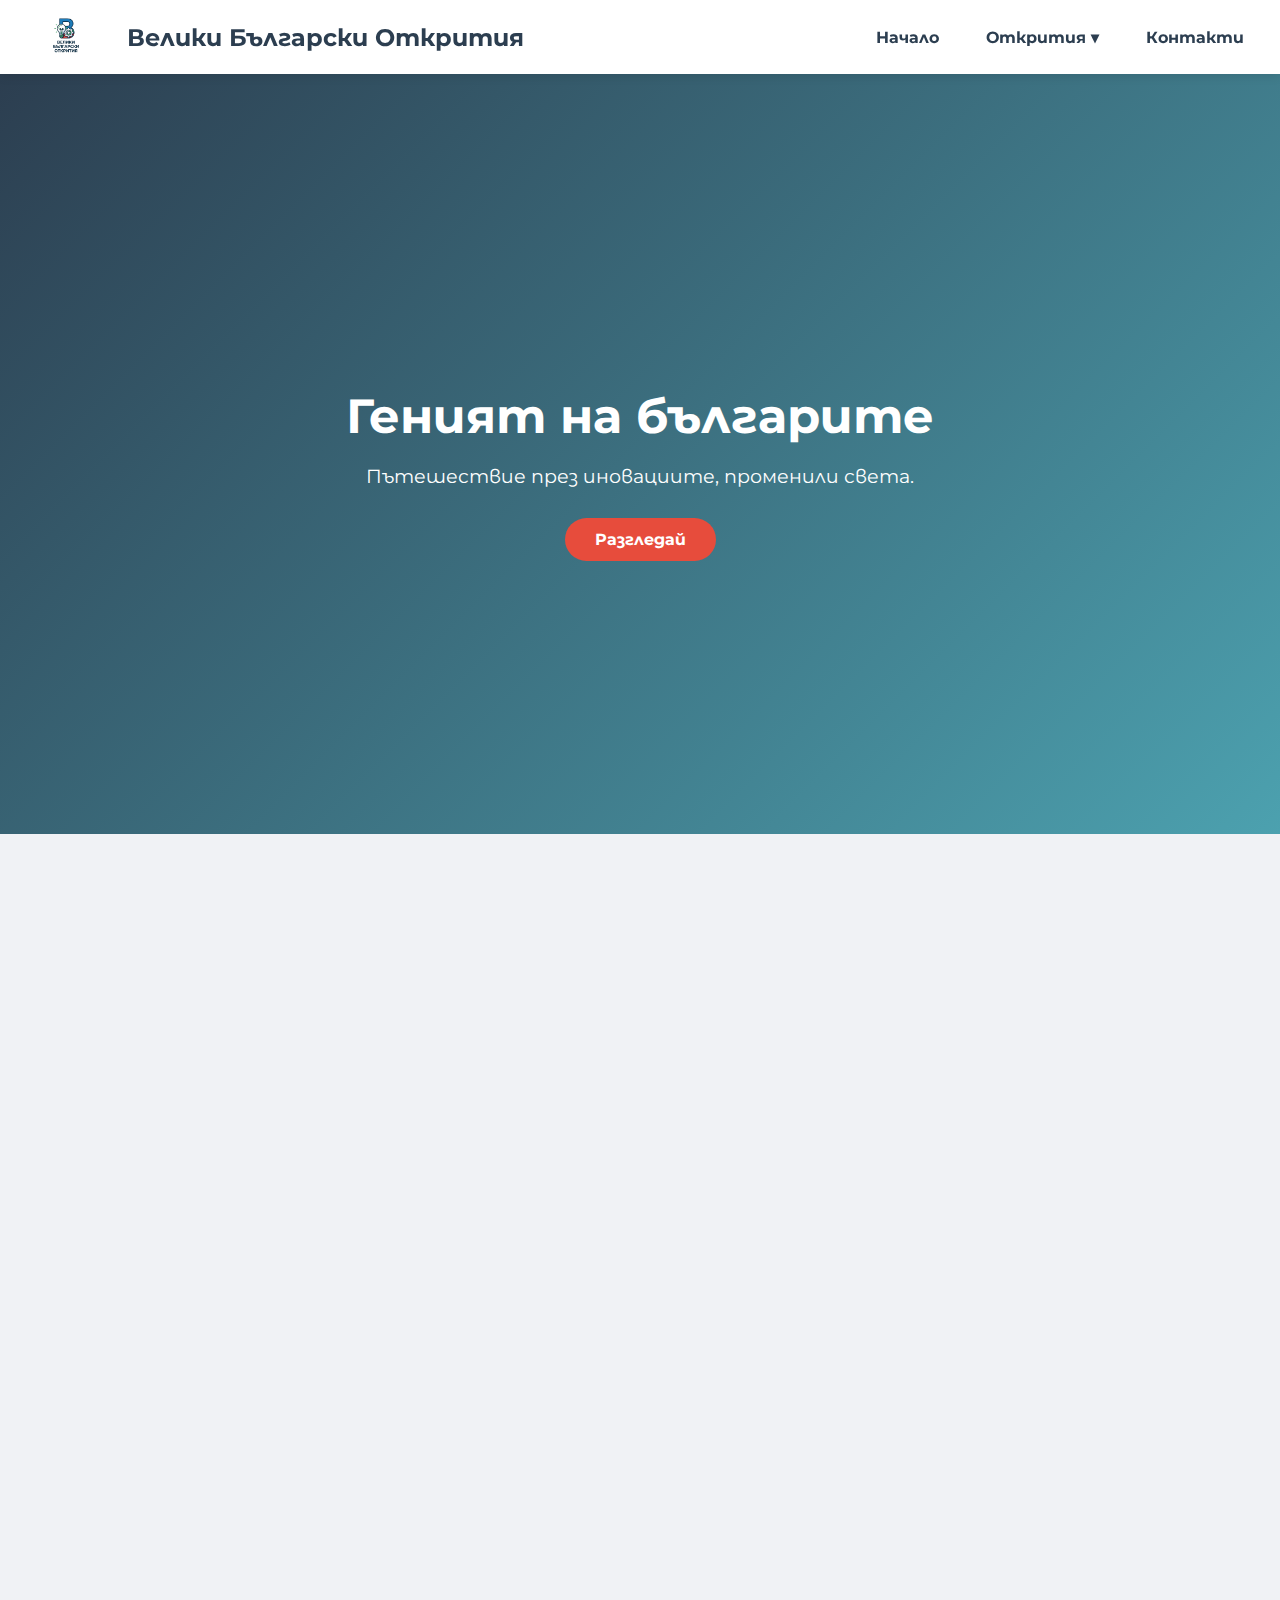
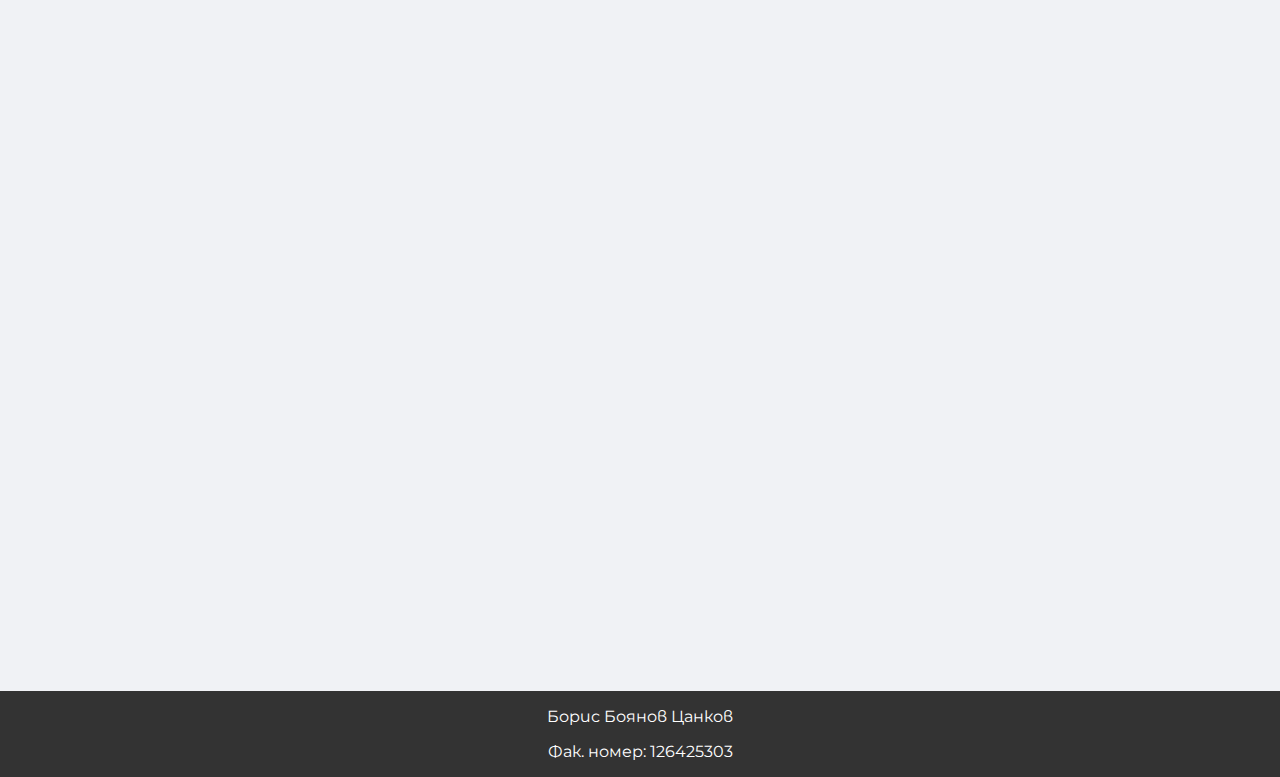
<file: uni_peoject/index.html>
<!DOCTYPE html>
<html lang="bg">
<head>
    <meta charset="UTF-8">
    <meta name="viewport" content="width=device-width, initial-scale=1.0">
    <title>Български открития - Начало</title>
    <link rel="stylesheet" href="style.css">
    <link href="https://fonts.googleapis.com/css2?family=Montserrat:wght@400;700&display=swap" rel="stylesheet">
    <link rel="shortcut icon" href="images/favicon.ico" type="image/x-icon">
</head>
<body>

<header>
    <div class="header-content">
        <a href="index.html" class="logo-link">
            <img src="logos/image-removebg-preview-removebg-preview.png" alt="Лого" class="logo">
        </a>
        <h1 class="desktop-title">Велики Български Открития</h1>
    </div>

    <div class="menu-toggle" id="mobile-menu">
        <span class="bar"></span>
        <span class="bar"></span>
        <span class="bar"></span>
    </div>

    <nav>
        <ul class="nav-list">
            <li><a href="index.html">Начало</a></li>
            <li class="dropdown">
                <a href="javascript:void(0)" class="dropbtn">Открития ▾</a>
                <div class="dropdown-content">
                    <a href="computer.html">Компютърът</a>
                    <a href="yogurt.html">Кисело мляко</a>
                    <a href="airbag.html">Въздушна възглавница</a>
                    <a href="discoveries.html">Виж Таблица</a>
                </div>
            </li>
            <li><a href="contacts.html">Контакти</a></li>
        </ul>
    </nav>
</header>

    <main>
        <section class="hero">
            <div class="hero-text">
                <h2>Геният на българите</h2>
                <p>Пътешествие през иновациите, променили света.</p>
                <a href="computer.html" class="btn hero-btn">Разгледай</a>
            </div>
        </section>

        <section class="scroll-container">
            
            <div class="discovery-card hidden">
                <div class="card-content">
                    <h3>Компютърът</h3>
                    <h4>Джон Атанасов</h4>
                    <p>Първият цифров електронен компютър е създаден от българина Джон Атанасов...</p>
                    <a href="computer.html" class="read-more-btn">Научи повече &rarr;</a>
                </div>
                <div class="card-img">
                    <img src="images/1538635115ORIGINAL-john_atanasoff-2-960x640.jpg" alt="Компютър">
                </div>
            </div>

            <div class="discovery-card hidden reverse">
                <div class="card-content">
                    <h3>Българската роза</h3>
                    <h4>Lactobacillus Bulgaricus</h4>
                    <p>Д-р Стамен Григоров открива бактерията, отговорна за ферментацията на киселото мляко...</p>
                    <a href="yogurt.html" class="read-more-btn">Научи повече &rarr;</a>
                </div>
                <div class="card-img">
                    <img src="images/kiselo-mlIako.jpg" alt="Кисело мляко">
                </div>
            </div>

            <div class="discovery-card hidden">
                <div class="card-content">
                    <h3>Въздушната възглавница</h3>
                    <h4>Асен Йорданов</h4>
                    <p>Авиаторът Асен Йорданов допринася значително за безопасността на полетите...</p>
                    <a href="airbag.html" class="read-more-btn">Научи повече &rarr;</a>
                </div>
                <div class="card-img">
                    <img src="images/Asen_Jordanov.png" alt="Авиация">
                </div>
            </div>

        </section>
    </main>

    <footer>
        <p>Борис Боянов Цанков</p>
        <p>Фак. номер: 126425303</p>
    </footer>

    <script src="script.js"></script>
</body>
</html>
</file>
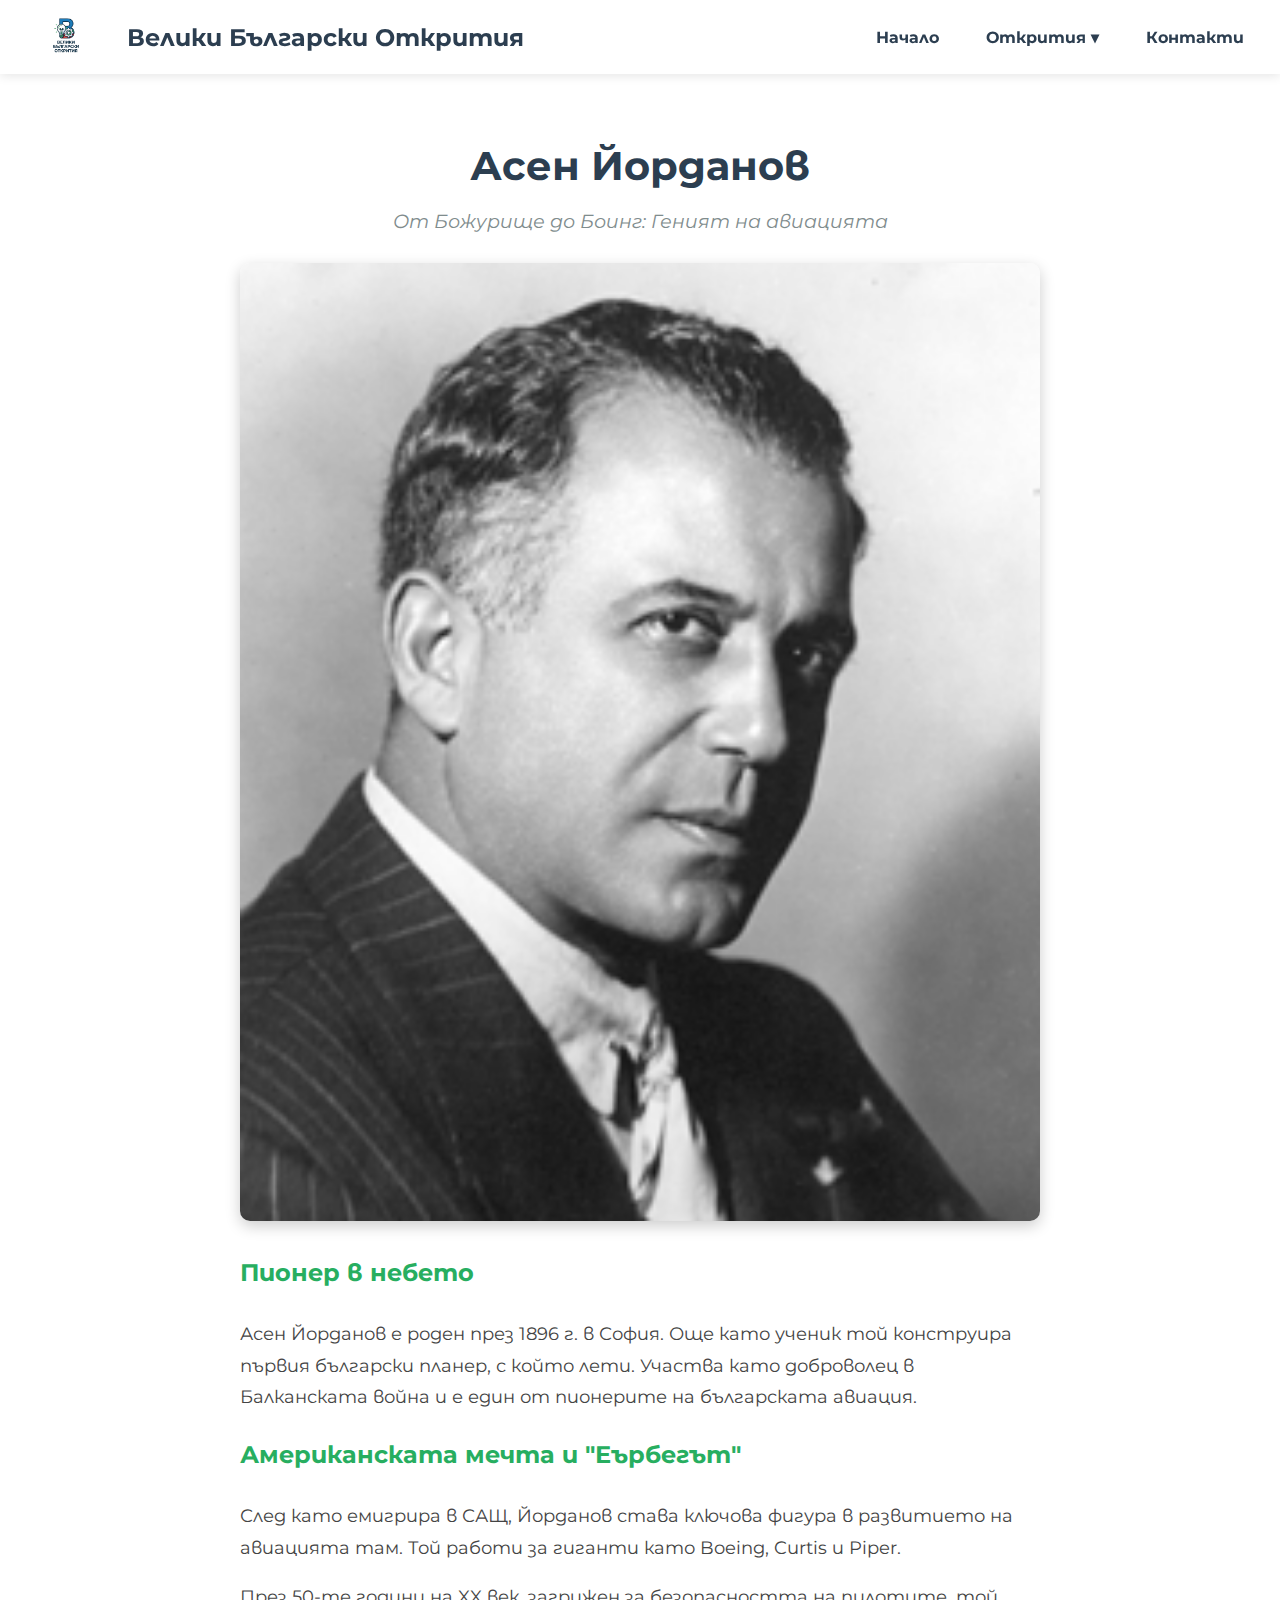
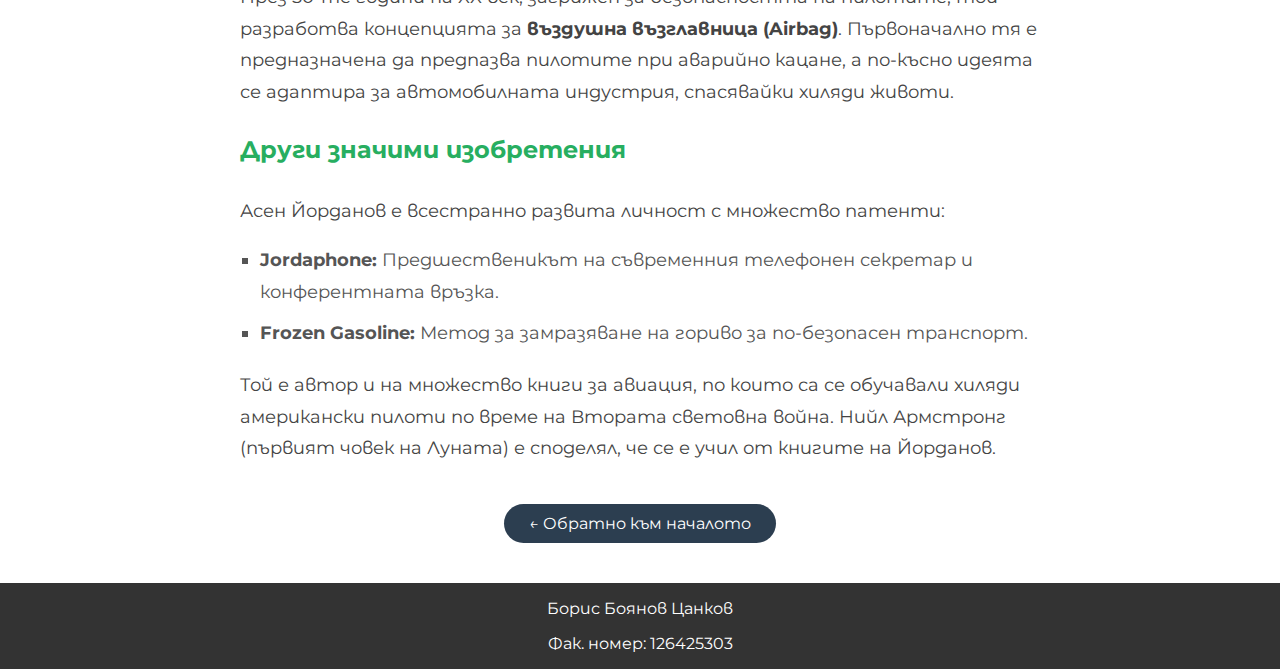
<file: uni_peoject/airbag.html>
<!DOCTYPE html>
<html lang="bg">
<head>
    <meta charset="UTF-8">
    <meta name="viewport" content="width=device-width, initial-scale=1.0">
    <title>Въздушната възглавница - Асен Йорданов</title>
    <link rel="stylesheet" href="style.css">
    <link href="https://fonts.googleapis.com/css2?family=Montserrat:wght@400;700&display=swap" rel="stylesheet">
    <link rel="shortcut icon" href="images/favicon.ico" type="image/x-icon">
</head>
<body>
<header>
        <div class="header-content">
            <a href="index.html" class="logo-link">
                <img src="logos/image-removebg-preview-removebg-preview.png" alt="Лого" class="logo">
            </a>
            <h1 class="desktop-title">Велики Български Открития</h1>
        </div>

        <div class="menu-toggle" id="mobile-menu">
            <span class="bar"></span>
            <span class="bar"></span>
            <span class="bar"></span>
        </div>

        <nav>
            <ul class="nav-list">
                <li><a href="index.html">Начало</a></li>
                <li class="dropdown">
                    <a href="javascript:void(0)" class="dropbtn">Открития ▾</a>
                    <div class="dropdown-content">
                        <a href="computer.html">Компютърът</a>
                        <a href="yogurt.html">Кисело мляко</a>
                        <a href="airbag.html">Въздушна възглавница</a>
                        <a href="discoveries.html">Виж Таблица</a>
                    </div>
                </li>
                <li><a href="contacts.html">Контакти</a></li>
            </ul>
        </nav>
    </header>

    <main class="detail-page">
        <div class="detail-container">
            <h1>Асен Йорданов</h1>
            <p class="subtitle">От Божурище до Боинг: Геният на авиацията</p>
            
            <div class="detail-image-wrapper">
                <img src="images/Asen_Jordanov.png" alt="Асен Йорданов">
            </div>

            <article class="detail-text">
                <h3>Пионер в небето</h3>
                <p>Асен Йорданов е роден през 1896 г. в София. Още като ученик той конструира първия български планер, с който лети. Участва като доброволец в Балканската война и е един от пионерите на българската авиация.</p>
                
                <h3>Американската мечта и "Еърбегът"</h3>
                <p>След като емигрира в САЩ, Йорданов става ключова фигура в развитието на авиацията там. Той работи за гиганти като Boeing, Curtis и Piper. </p>
                <p>През 50-те години на XX век, загрижен за безопасността на пилотите, той разработва концепцията за <strong>въздушна възглавница (Airbag)</strong>. Първоначално тя е предназначена да предпазва пилотите при аварийно кацане, а по-късно идеята се адаптира за автомобилната индустрия, спасявайки хиляди животи.</p>

                <h3>Други значими изобретения</h3>
                <p>Асен Йорданов е всестранно развита личност с множество патенти:</p>
                <ul>
                    <li><strong>Jordaphone:</strong> Предшественикът на съвременния телефонен секретар и конферентната връзка.</li>
                    <li><strong>Frozen Gasoline:</strong> Метод за замразяване на гориво за по-безопасен транспорт.</li>
                </ul>
                <p>Той е автор и на множество книги за авиация, по които са се обучавали хиляди американски пилоти по време на Втората световна война. Нийл Армстронг (първият човек на Луната) е споделял, че се е учил от книгите на Йорданов.</p>
            </article>

            <a href="index.html" class="btn back-btn">&larr; Обратно към началото</a>
        </div>
    </main>

    <footer>
        <p>Борис Боянов Цанков</p>
        <p>Фак. номер: 126425303</p>
    </footer>

    <script src="script.js"></script>
</body>
</html>
</file>
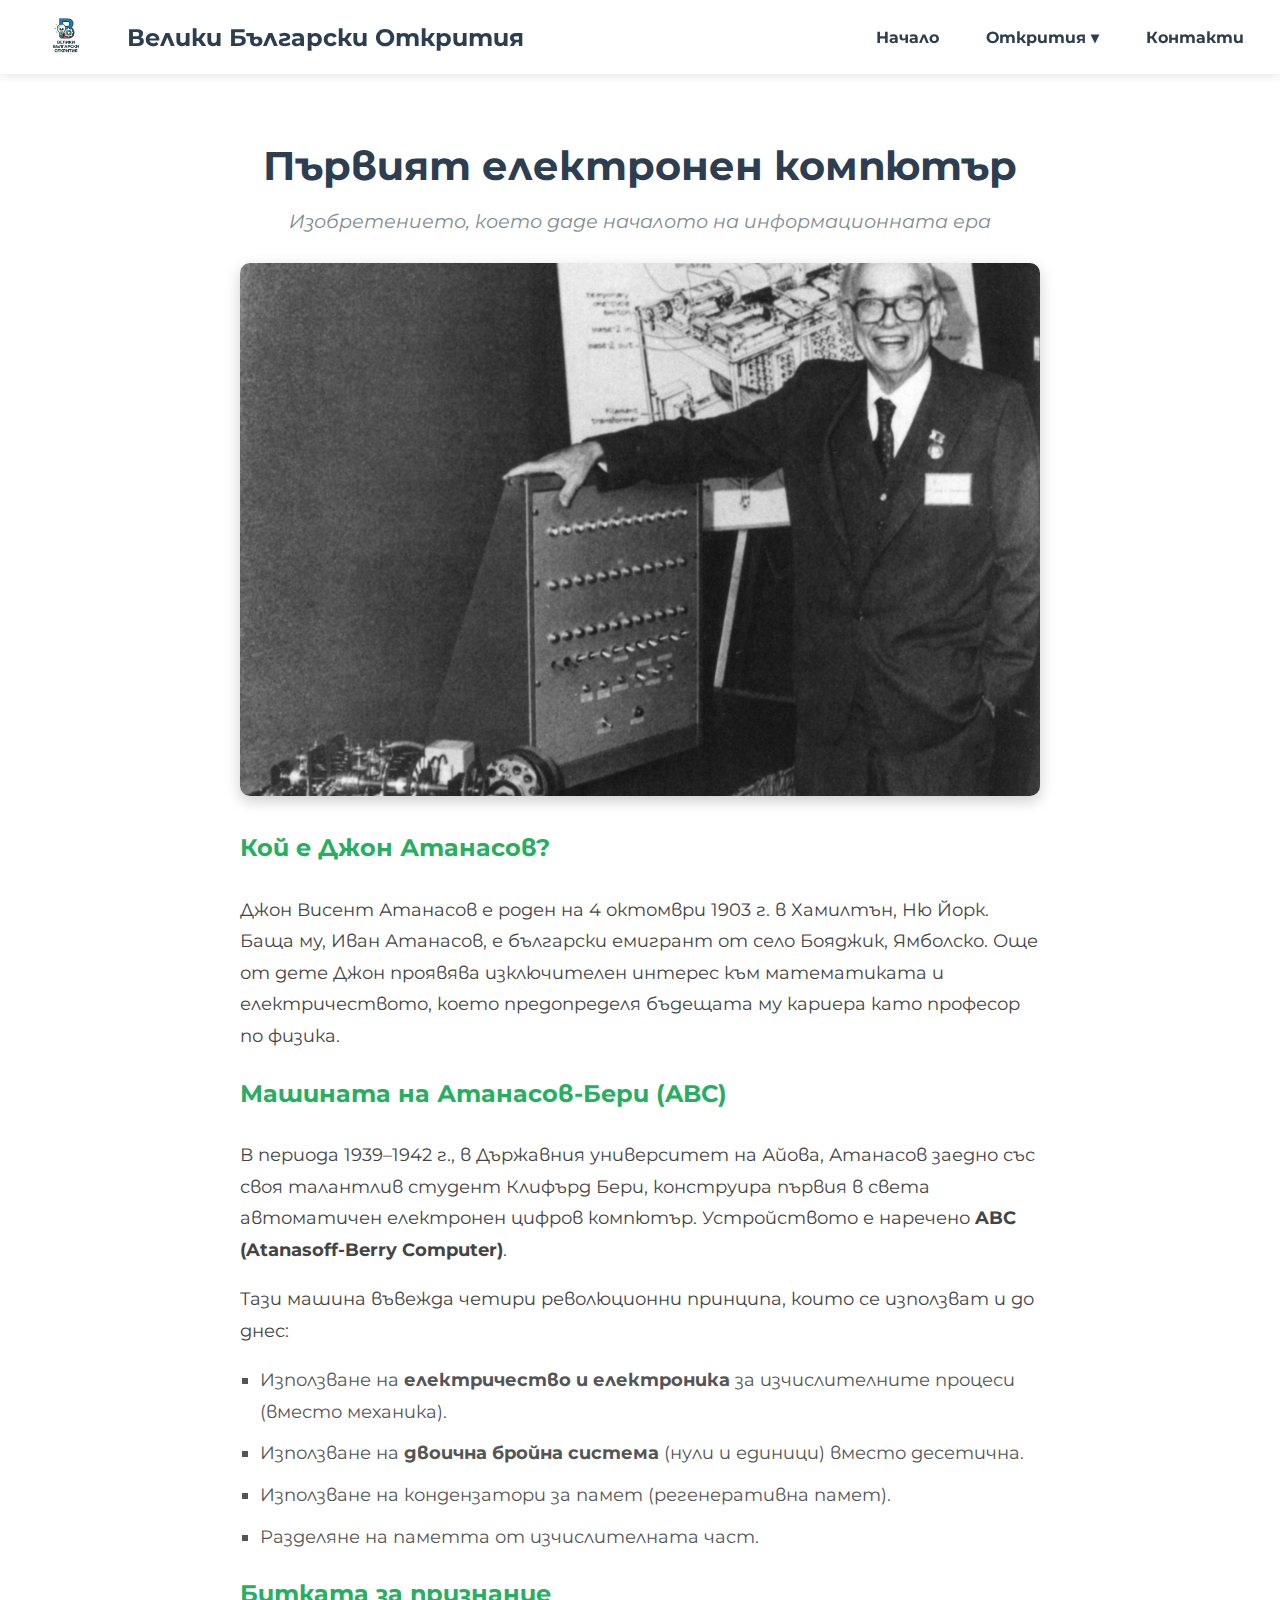
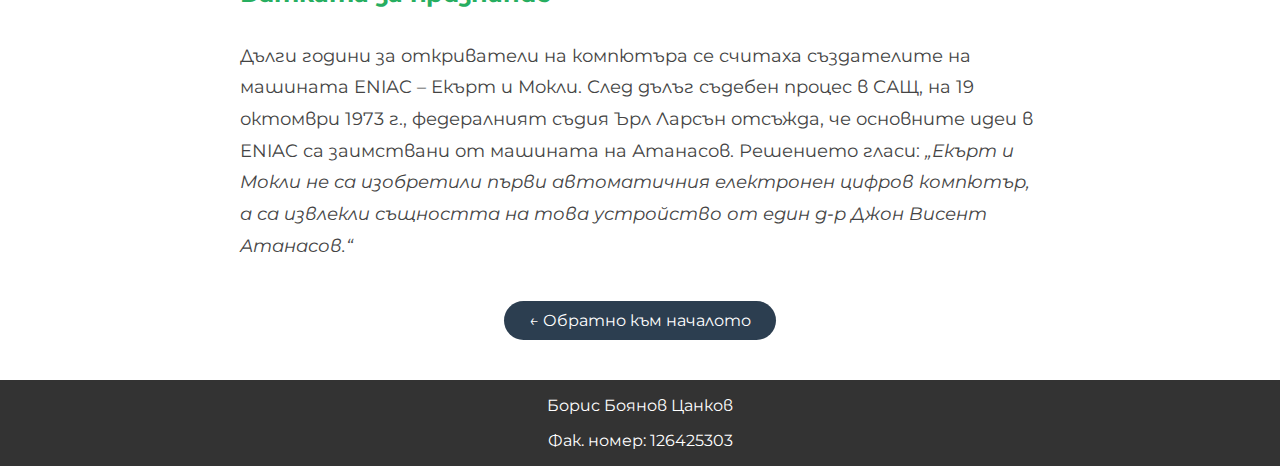
<file: uni_peoject/computer.html>
<!DOCTYPE html>
<html lang="bg">
<head>
    <meta charset="UTF-8">
    <meta name="viewport" content="width=device-width, initial-scale=1.0">
    <title>Компютърът - Джон Атанасов</title>
    <link rel="stylesheet" href="style.css">
    <link href="https://fonts.googleapis.com/css2?family=Montserrat:wght@400;700&display=swap" rel="stylesheet">
    <link rel="shortcut icon" href="images/favicon.ico" type="image/x-icon">
</head>
<body>
<header>
        <div class="header-content">
            <a href="index.html" class="logo-link">
                <img src="logos/image-removebg-preview-removebg-preview.png" alt="Лого" class="logo">
            </a>
            <h1 class="desktop-title">Велики Български Открития</h1>
        </div>

        <div class="menu-toggle" id="mobile-menu">
            <span class="bar"></span>
            <span class="bar"></span>
            <span class="bar"></span>
        </div>

        <nav>
            <ul class="nav-list">
                <li><a href="index.html">Начало</a></li>
                <li class="dropdown">
                    <a href="javascript:void(0)" class="dropbtn">Открития ▾</a>
                    <div class="dropdown-content">
                        <a href="computer.html">Компютърът</a>
                        <a href="yogurt.html">Кисело мляко</a>
                        <a href="airbag.html">Въздушна възглавница</a>
                        <a href="discoveries.html">Виж Таблица</a>
                    </div>
                </li>
                <li><a href="contacts.html">Контакти</a></li>
            </ul>
        </nav>
    </header>

    <main class="detail-page">
        <div class="detail-container">
            <h1>Първият електронен компютър</h1>
            <p class="subtitle">Изобретението, което даде началото на информационната ера</p>
            
            <div class="detail-image-wrapper">
                <img src="images/1538635115ORIGINAL-john_atanasoff-2-960x640.jpg" alt="Джон Атанасов и компютърът ABC">
            </div>

            <article class="detail-text">
                <h3>Кой е Джон Атанасов?</h3>
                <p>Джон Висент Атанасов е роден на 4 октомври 1903 г. в Хамилтън, Ню Йорк. Баща му, Иван Атанасов, е български емигрант от село Бояджик, Ямболско. Още от дете Джон проявява изключителен интерес към математиката и електричеството, което предопределя бъдещата му кариера като професор по физика.</p>
                
                <h3>Машината на Атанасов-Бери (ABC)</h3>
                <p>В периода 1939–1942 г., в Държавния университет на Айова, Атанасов заедно със своя талантлив студент Клифърд Бери, конструира първия в света автоматичен електронен цифров компютър. Устройството е наречено <strong>ABC (Atanasoff-Berry Computer)</strong>.</p>
                
                <p>Тази машина въвежда четири революционни принципа, които се използват и до днес:</p>
                <ul>
                    <li>Използване на <strong>електричество и електроника</strong> за изчислителните процеси (вместо механика).</li>
                    <li>Използване на <strong>двоична бройна система</strong> (нули и единици) вместо десетична.</li>
                    <li>Използване на кондензатори за памет (регенеративна памет).</li>
                    <li>Разделяне на паметта от изчислителната част.</li>
                </ul>

                <h3>Битката за признание</h3>
                <p>Дълги години за откриватели на компютъра се считаха създателите на машината ENIAC – Екърт и Мокли. След дълъг съдебен процес в САЩ, на 19 октомври 1973 г., федералният съдия Ърл Ларсън отсъжда, че основните идеи в ENIAC са заимствани от машината на Атанасов. Решението гласи: <em>„Екърт и Мокли не са изобретили първи автоматичния електронен цифров компютър, а са извлекли същността на това устройство от един д-р Джон Висент Атанасов.“</em></p>
            </article>

            <a href="index.html" class="btn back-btn">&larr; Обратно към началото</a>
        </div>
    </main>

    <footer>
        <p>Борис Боянов Цанков</p>
        <p>Фак. номер: 126425303</p>
    </footer>
    <script src="script.js"></script>
</body>
</html>
</file>
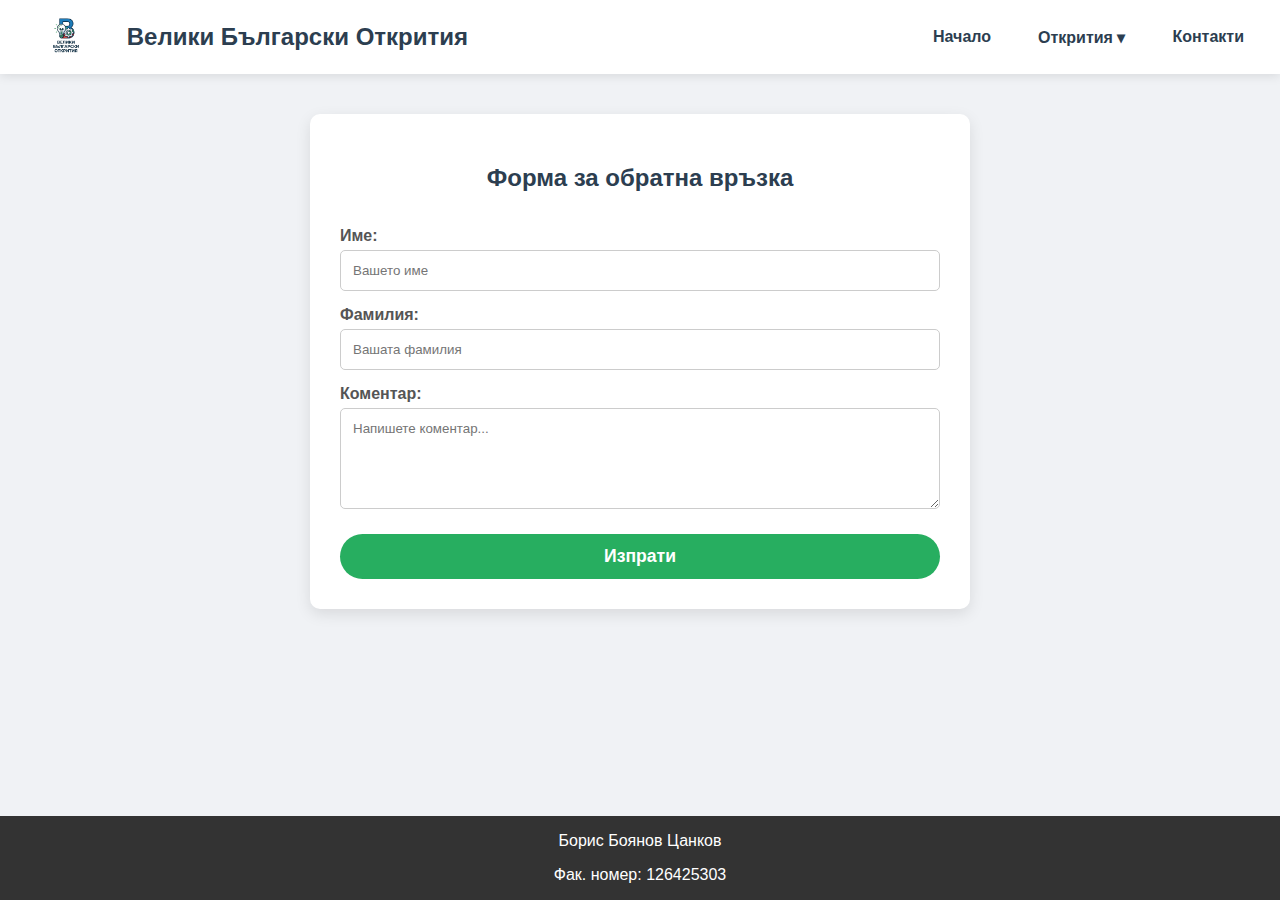
<file: uni_peoject/contacts.html>
<!DOCTYPE html>
<html lang="bg">
<head>
    <meta charset="UTF-8">
    <meta name="viewport" content="width=device-width, initial-scale=1.0">
    <title>Български открития - Контакти</title>
    <link rel="stylesheet" href="style.css">
    <link rel="shortcut icon" href="images/favicon.ico" type="image/x-icon">
</head>
<body>

<header>
        <div class="header-content">
            <a href="index.html" class="logo-link">
                <img src="logos/image-removebg-preview-removebg-preview.png" alt="Лого" class="logo">
            </a>
            <h1 class="desktop-title">Велики Български Открития</h1>
        </div>

        <div class="menu-toggle" id="mobile-menu">
            <span class="bar"></span>
            <span class="bar"></span>
            <span class="bar"></span>
        </div>

        <nav>
            <ul class="nav-list">
                <li><a href="index.html">Начало</a></li>
                <li class="dropdown">
                    <a href="javascript:void(0)" class="dropbtn">Открития ▾</a>
                    <div class="dropdown-content">
                        <a href="computer.html">Компютърът</a>
                        <a href="yogurt.html">Кисело мляко</a>
                        <a href="airbag.html">Въздушна възглавница</a>
                        <a href="discoveries.html">Виж Таблица</a>
                    </div>
                </li>
                <li><a href="contacts.html">Контакти</a></li>
            </ul>
        </nav>
    </header>

    <main>
        <section class="form-section">
            <h2>Форма за обратна връзка</h2>
            
            <form id="contactForm" action="#" method="post">
                <label for="fname">Име:</label>
                <input type="text" id="fname" name="fname" placeholder="Вашето име" required>

                <label for="lname">Фамилия:</label>
                <input type="text" id="lname" name="lname" placeholder="Вашата фамилия" required>

                <label for="comment">Коментар:</label>
                <textarea id="comment" name="comment" rows="5" placeholder="Напишете коментар..." required></textarea>

                <button type="submit" class="btn">Изпрати</button>
            </form>
        </section>
    </main>

    <footer>
        <p>Борис Боянов Цанков</p>
        <p>Фак. номер: 126425303</p>
    </footer>

    <script src="script.js"></script>
</body>
</html>
</file>
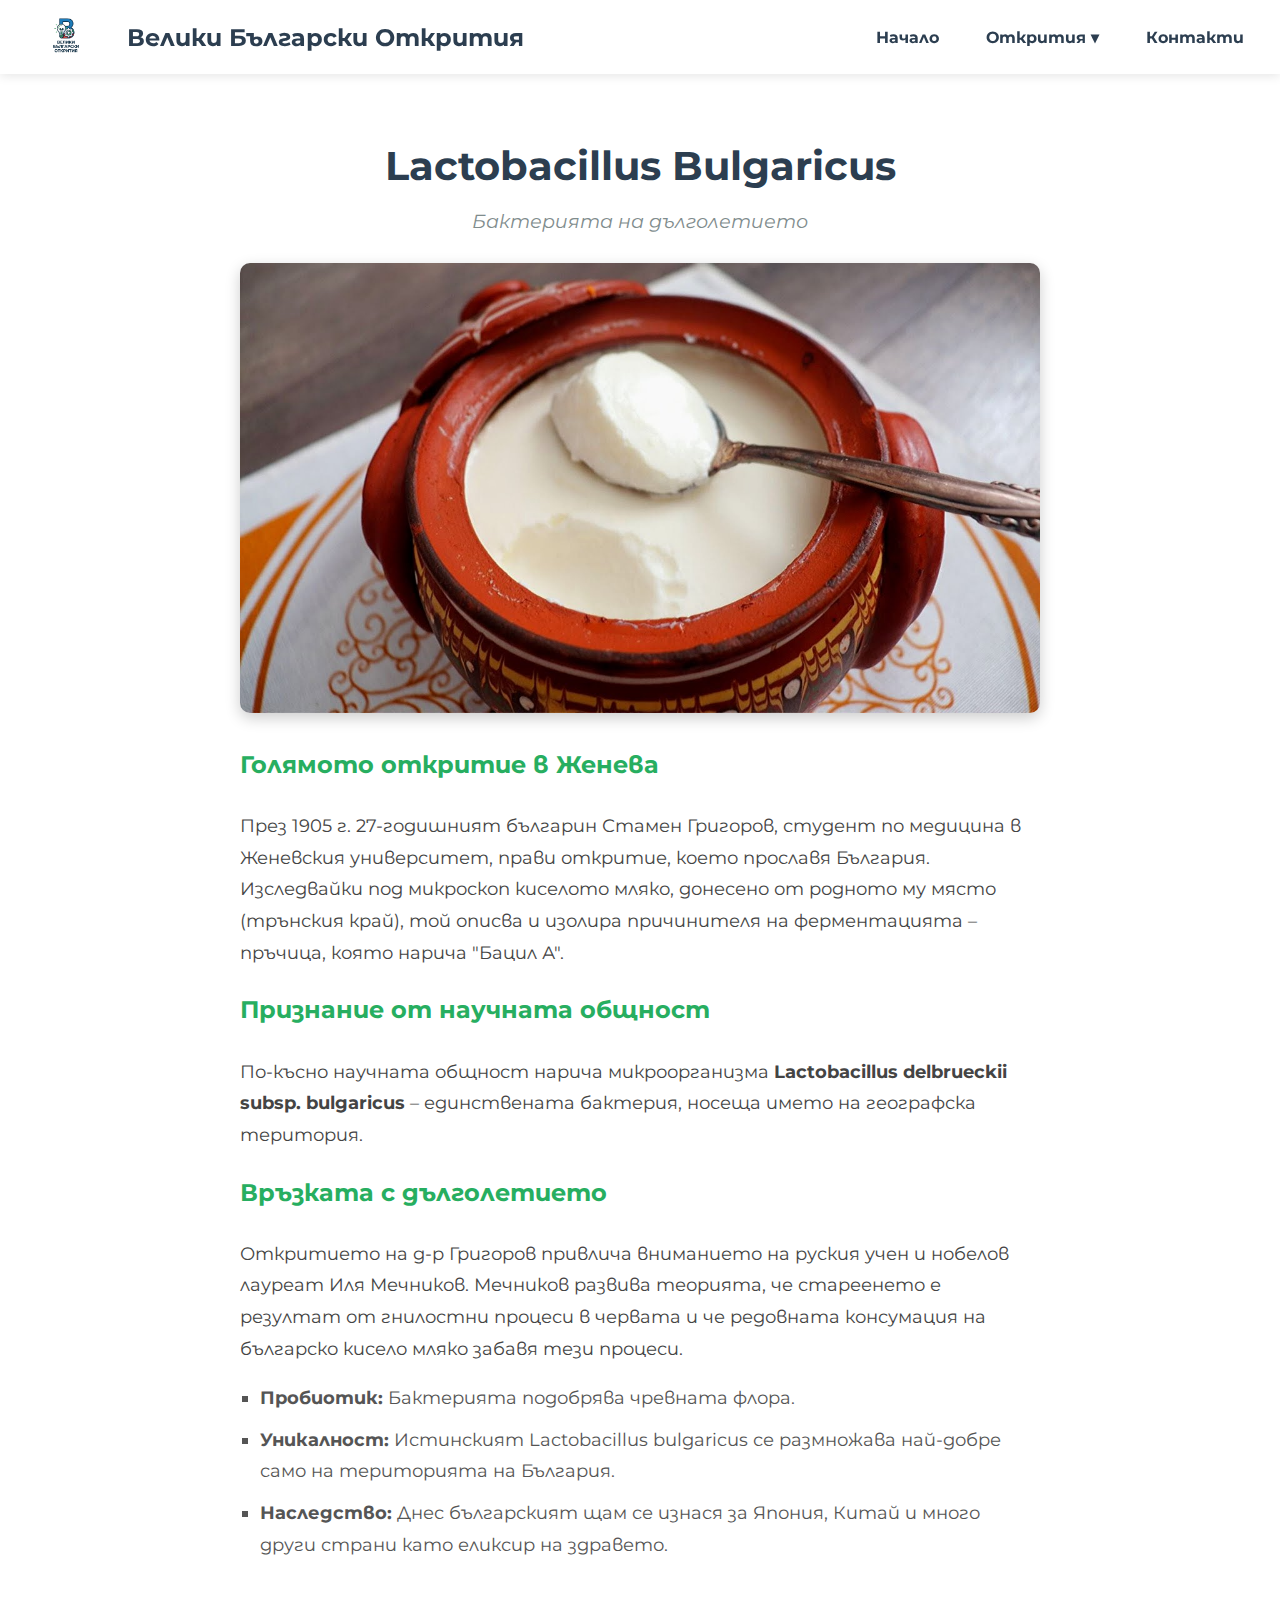
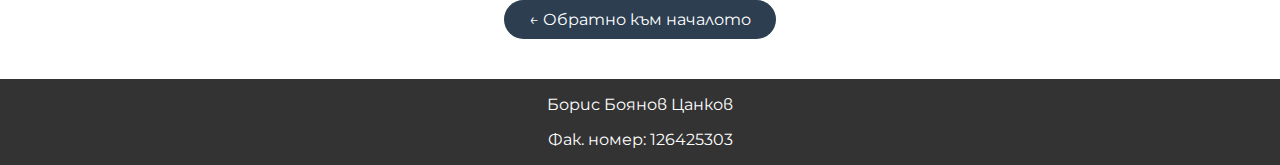
<file: uni_peoject/yogurt.html>
<!DOCTYPE html>
<html lang="bg">
<head>
    <meta charset="UTF-8">
    <meta name="viewport" content="width=device-width, initial-scale=1.0">
    <title>Българското кисело мляко</title>
    <link rel="stylesheet" href="style.css">
    <link href="https://fonts.googleapis.com/css2?family=Montserrat:wght@400;700&display=swap" rel="stylesheet">
    <link rel="shortcut icon" href="images/favicon.ico" type="image/x-icon">
</head>
<body>
<header>
        <div class="header-content">
            <a href="index.html" class="logo-link">
                <img src="logos/image-removebg-preview-removebg-preview.png" alt="Лого" class="logo">
            </a>
            <h1 class="desktop-title">Велики Български Открития</h1>
        </div>

        <div class="menu-toggle" id="mobile-menu">
            <span class="bar"></span>
            <span class="bar"></span>
            <span class="bar"></span>
        </div>

        <nav>
            <ul class="nav-list">
                <li><a href="index.html">Начало</a></li>
                <li class="dropdown">
                    <a href="javascript:void(0)" class="dropbtn">Открития ▾</a>
                    <div class="dropdown-content">
                        <a href="computer.html">Компютърът</a>
                        <a href="yogurt.html">Кисело мляко</a>
                        <a href="airbag.html">Въздушна възглавница</a>
                        <a href="discoveries.html">Виж Таблица</a>
                    </div>
                </li>
                <li><a href="contacts.html">Контакти</a></li>
            </ul>
        </nav>
    </header>

    <main class="detail-page">
        <div class="detail-container">
            <h1>Lactobacillus Bulgaricus</h1>
            <p class="subtitle">Бактерията на дълголетието</p>
            
            <div class="detail-image-wrapper">
                <img src="images/kiselo-mlIako.jpg" alt="Българско кисело мляко">
            </div>

            <article class="detail-text">
                <h3>Голямото откритие в Женева</h3>
                <p>През 1905 г. 27-годишният българин Стамен Григоров, студент по медицина в Женевския университет, прави откритие, което прославя България. Изследвайки под микроскоп киселото мляко, донесено от родното му място (трънския край), той описва и изолира причинителя на ферментацията – пръчица, която нарича "Бацил А".</p>
                
                <h3>Признание от научната общност</h3>
                <p>По-късно научната общност нарича микроорганизма <strong>Lactobacillus delbrueckii subsp. bulgaricus</strong> – единствената бактерия, носеща името на географска територия.</p>
                
                <h3>Връзката с дълголетието</h3>
                <p>Откритието на д-р Григоров привлича вниманието на руския учен и нобелов лауреат Иля Мечников. Мечников развива теорията, че стареенето е резултат от гнилостни процеси в червата и че редовната консумация на българско кисело мляко забавя тези процеси.</p>
                
                <ul>
                    <li><strong>Пробиотик:</strong> Бактерията подобрява чревната флора.</li>
                    <li><strong>Уникалност:</strong> Истинският Lactobacillus bulgaricus се размножава най-добре само на територията на България.</li>
                    <li><strong>Наследство:</strong> Днес българският щам се изнася за Япония, Китай и много други страни като еликсир на здравето.</li>
                </ul>
            </article>

            <a href="index.html" class="btn back-btn">&larr; Обратно към началото</a>
        </div>
    </main>

    <footer>
        <p>Борис Боянов Цанков</p>
        <p>Фак. номер: 126425303</p>
    </footer>

    <script src="script.js"></script>
</body>
</html>
</file>
<file: uni_peoject/style.css>
/* =========================================
   ОСНОВНИ НАСТРОЙКИ (GLOBAL)
   ========================================= */
:root {
    --primary-color: #2c3e50; /* Тъмно синьо */
    --accent-color: #27ae60;  /* Зелено */
    --bg-color: #f0f2f5;      /* Светъл фон */
    --text-color: #333;
}

body {
    font-family: 'Montserrat', sans-serif;
    margin: 0;
    padding: 0;
    background-color: var(--bg-color);
    color: var(--text-color);
    overflow-x: hidden; /* Скрива хоризонталния скрол */
    display: flex;
    flex-direction: column;
    min-height: 100vh;
}

html {
    scroll-behavior: smooth; /* Плавно скролване */
}

/* =========================================
   ХЕДЪР И НАВИГАЦИЯ (DESKTOP)
   ========================================= */
header {
    background: white;
    box-shadow: 0 2px 10px rgba(0,0,0,0.1);
    position: sticky;
    top: 0;
    z-index: 1000;
    padding: 10px 20px;
    /* Flexbox за подредба на десктоп */
    display: flex;
    justify-content: space-between;
    align-items: center;
}

.header-content {
    display: flex;
    align-items: center;
}

.logo {
    height: 50px;
    width: auto;
    margin-right: 15px;
}

.desktop-title {
    font-size: 1.5rem;
    color: var(--primary-color);
    margin: 0;
}

/* --- Навигация (Desktop) --- */
nav ul {
    list-style: none;
    padding: 0;
    margin: 0;
    display: flex;
    gap: 15px;
}

nav a {
    text-decoration: none;
    color: var(--primary-color);
    font-weight: 700;
    padding: 8px 16px;
    border-radius: 20px;
    transition: background 0.3s;
}

nav a:hover, nav a.active {
    background-color: var(--accent-color);
    color: white;
}

/* --- Dropdown Меню (Desktop) --- */
.dropdown {
    position: relative;
    display: inline-block;
}

.dropdown-content {
    display: none;
    position: absolute;
    background-color: #ffffff;
    min-width: 200px;
    box-shadow: 0px 8px 16px 0px rgba(0,0,0,0.2);
    z-index: 1;
    border-radius: 8px;
    overflow: hidden;
    top: 100%;
    left: 0;
}

.dropdown-content a {
    color: #333;
    padding: 12px 16px;
    display: block;
    text-align: left;
    border-radius: 0;
}

.dropdown-content a:hover {
    background-color: #f1f1f1;
    color: var(--accent-color);
}

.dropdown:hover .dropdown-content {
    display: block;
}

.dropdown:hover .dropbtn {
    background-color: var(--accent-color);
    color: white;
}

/* =========================================
   HAMBURGER MENU ICON (Скрито на десктоп)
   ========================================= */
.menu-toggle {
    display: none; /* Скрито по подразбиране */
    flex-direction: column;
    cursor: pointer;
}

.menu-toggle .bar {
    width: 25px;
    height: 3px;
    background-color: #333;
    margin: 4px 0;
    transition: 0.4s;
}

/* =========================================
   HERO SECTION & CONTENT
   ========================================= */
.hero {
    height: 80vh;
    background: linear-gradient(135deg, #2c3e50, #4ca1af);
    color: white;
    display: flex;
    justify-content: center;
    align-items: center;
    text-align: center;
    padding: 20px;
}

.hero h2 {
    font-size: 3rem;
    margin-bottom: 10px;
}

.hero p {
    font-size: 1.2rem;
    margin-bottom: 30px;
}

.hero-btn {
    display: inline-block;
    padding: 12px 30px;
    background: #e74c3c;
    color: white;
    text-decoration: none;
    border-radius: 30px;
    font-weight: bold;
    transition: transform 0.3s;
}

.hero-btn:hover {
    transform: scale(1.1);
    background: #c0392b;
}

/* --- Секция с карти --- */
.scroll-container {
    padding: 50px 20px;
    max-width: 1000px;
    margin: 0 auto;
}

/* Scroll Offset Fix (заради фиксирания хедър) */
section.scroll-container > div {
    scroll-margin-top: 100px; 
}

.discovery-card {
    display: flex;
    align-items: center;
    background: white;
    margin-bottom: 60px;
    border-radius: 15px;
    box-shadow: 0 10px 20px rgba(0,0,0,0.1);
    overflow: hidden;
    transition: transform 0.3s;
}

.discovery-card:hover {
    transform: translateY(-5px);
}

.discovery-card.reverse {
    flex-direction: row-reverse;
}

.card-content {
    flex: 1;
    padding: 40px;
}

.card-content h3 {
    color: var(--accent-color);
    font-size: 1.8rem;
    margin-bottom: 5px;
}

.card-img {
    flex: 1;
}

.card-img img {
    width: 100%;
    height: 100%;
    object-fit: cover;
    display: block;
}

.read-more-btn {
    display: inline-block;
    margin-top: 15px;
    color: var(--accent-color);
    text-decoration: none;
    font-weight: bold;
    border: 2px solid var(--accent-color);
    padding: 8px 16px;
    border-radius: 20px;
    transition: all 0.3s;
}

.read-more-btn:hover {
    background-color: var(--accent-color);
    color: white;
}

/* =========================================
   АНИМАЦИИ
   ========================================= */
.hidden {
    opacity: 0;
    transform: translateY(100px);
    transition: all 1s ease-out;
}

.show {
    opacity: 1;
    transform: translateY(0);
}

/* =========================================
   СТРАНИЦИ С ДЕТАЙЛИ (Detail Pages)
   ========================================= */
.detail-page {
    padding: 40px 20px;
    background-color: white;
}

.detail-container {
    max-width: 800px;
    margin: 0 auto;
    text-align: center;
}

.detail-container h1 {
    font-size: 2.5rem;
    color: var(--primary-color);
    margin-bottom: 5px;
}

.subtitle {
    color: #7f8c8d;
    font-size: 1.2rem;
    margin-bottom: 30px;
    font-style: italic;
}

.detail-image-wrapper {
    margin-bottom: 30px;
    border-radius: 10px;
    overflow: hidden;
    box-shadow: 0 5px 15px rgba(0,0,0,0.2);
}

.detail-image-wrapper img {
    width: 100%;
    height: auto;
    display: block;
}

.detail-text {
    text-align: left;
    line-height: 1.8;
    font-size: 1.1rem;
    color: #444;
    margin-bottom: 40px;
}

.detail-text h3 {
    color: var(--accent-color);
    margin-top: 20px;
    font-size: 1.5rem;
}

.detail-text ul {
    margin-bottom: 20px;
    padding-left: 20px;
}

.detail-text li {
    margin-bottom: 10px;
    list-style-type: square;
    color: #555;
}

.back-btn {
    display: inline-block;
    background-color: var(--primary-color);
    color: white;
    text-decoration: none;
    padding: 10px 25px;
    border-radius: 25px;
    transition: background 0.3s;
}

.back-btn:hover {
    background-color: #34495e;
}

/* Таблица (от Table View) */
table {
    width: 100%;
    border-collapse: collapse;
    margin-top: 20px;
    background: white;
}
th, td {
    border: 1px solid #ddd;
    padding: 12px;
    text-align: left;
}
th {
    background-color: var(--primary-color);
    color: white;
}
tr:nth-child(even) { background-color: #f2f2f2; }


/* =========================================
   FOOTER
   ========================================= */
footer {
    background-color: #333;
    color: white;
    text-align: center;
    padding: 0px;
    margin-top: auto;
}

/* =========================================
   MEDIA QUERIES (АДАПТИВЕН ДИЗАЙН)
   ========================================= */

/* За Таблети и Телефони (под 1024px) */
@media screen and (max-width: 1024px) {
    
    body {
        background-color: #e0e0e0;
    }

    /* 1. Настройка на Хедъра - тънък ред */
    header {
        height: 60px; /* Фиксирана малка височина */
        justify-content: space-between; /* Лого ляво, Бутон дясно */
        padding: 5px 20px;
    }

    /* Скриваме голямото заглавие, за да има място */
    .desktop-title {
        display: none;
    }

    .logo {
        height: 40px; /* По-малко лого */
    }

    /* 2. Показваме Хамбургер бутона */
    .menu-toggle {
        display: flex;
        z-index: 1002;
    }

    /* 3. Менюто (Скрито "чекмедже") */
    nav {
        position: absolute;
        top: 70px; /* Веднага след хедъра */
        left: -100%; /* Скрито извън екрана наляво */
        width: 100%;
        background-color: white;
        transition: 0.4s ease; /* Анимация на плъзгане */
        box-shadow: 0 10px 10px rgba(0,0,0,0.1);
        z-index: 999;
    }

    /* Класът, който JS добавя при клик */
    nav.active {
        left: 0; /* Връща менюто на екрана */
    }

    nav ul {
        flex-direction: column;
        align-items: center;
        width: 100%;
    }

    nav li {
        width: 100%;
        text-align: center;
        border-bottom: 1px solid #eee;
    }

    nav a {
        padding: 20px;
        display: block;
        width: 100%;
        box-sizing: border-box;
    }

    /* 4. Dropdown на мобилно (Статичен) */
    .dropdown-content {
        position: static;
        box-shadow: none;
        background-color: #f9f9f9;
        width: 100%;
        display: none; /* Скрито, докато не се кликне */
    }

    /* При мобилни: Менюто се показва при ховър/клик на бутона */
    .dropdown:hover .dropdown-content {
        display: block;
    }

    /* Подредба на картите */
    .discovery-card, .discovery-card.reverse {
        flex-direction: column;
    }

    .hero h2 {
        font-size: 2rem;
    }

    .detail-container h1 {
        font-size: 2rem;
    }
}

/* --- СТИЛОВЕ ЗА ФОРМАТА (CONTACTS) --- */

.form-section {
    max-width: 600px;
    margin: 40px auto; /* Центриране на формата */
    background: white;
    padding: 30px;
    border-radius: 10px;
    box-shadow: 0 5px 15px rgba(0,0,0,0.1);
}

.form-section h2 {
    text-align: center;
    color: var(--primary-color);
    margin-bottom: 20px;
}

form {
    display: flex;
    flex-direction: column;
}

label {
    margin-top: 15px;
    font-weight: bold;
    color: #555;
}

input[type="text"], textarea {
    width: 100%;
    padding: 12px;
    margin-top: 5px;
    border: 1px solid #ccc;
    border-radius: 5px;
    box-sizing: border-box; /* Важно: да не излизат от контейнера */
    font-family: inherit;
}

input:focus, textarea:focus {
    border-color: var(--accent-color);
    outline: none;
    background-color: #f9fff9;
}

/* Бутонът Изпрати използва вече дефинирания клас .btn или .hero-btn, 
   но нека добавим специфичен стил за бутон във форма */
form button {
    margin-top: 25px;
    padding: 12px;
    background-color: var(--accent-color);
    color: white;
    font-size: 1.1rem;
    font-weight: bold;
    border: none;
    border-radius: 30px;
    cursor: pointer;
    transition: background 0.3s;
}

form button:hover {
    background-color: #219150;
}
</file>
